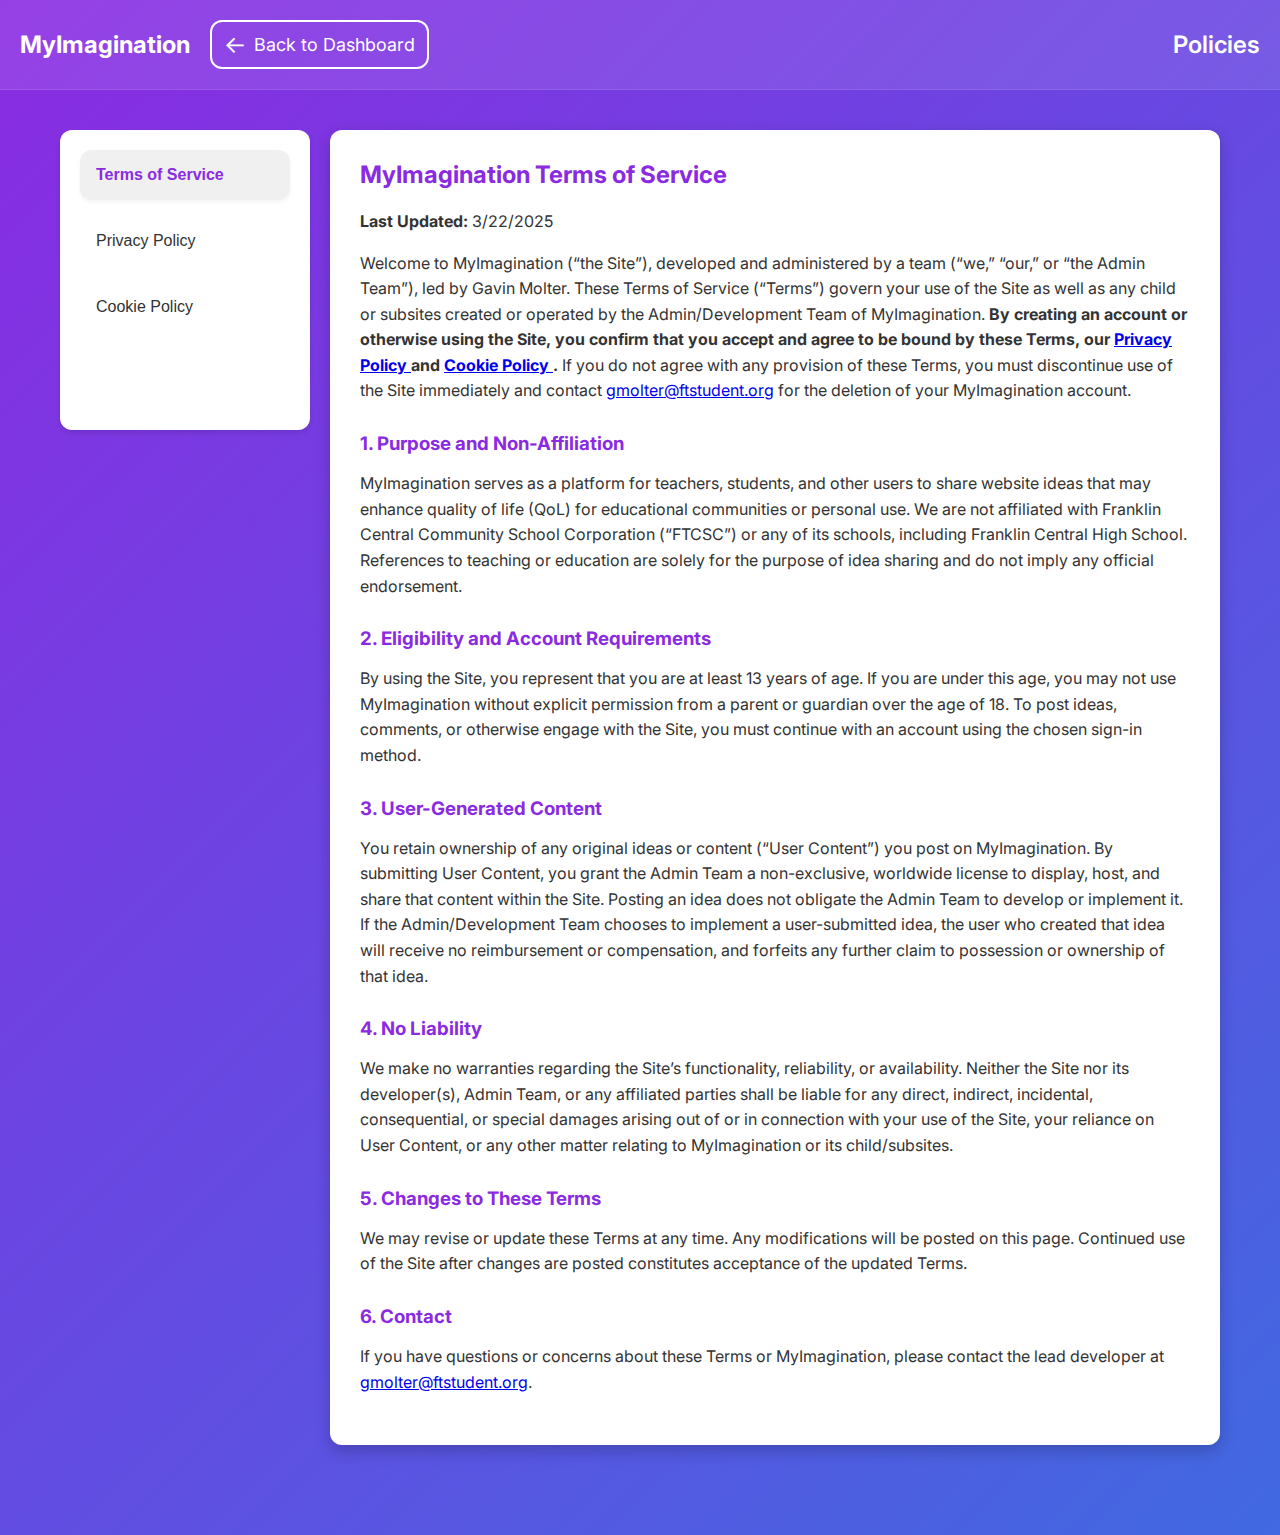
<file: policies/index.html>
<!DOCTYPE html>
<html lang="en">
  <head>
    <meta charset="UTF-8" />
    <meta name="viewport" content="width=device-width, initial-scale=1.0"/>
    <title>MyImagination - Policies</title>
    <link rel="icon" href="favicon.ico" type="image/x-icon" />
    <link rel="stylesheet" href="styles.css" />
  </head>
  <body>
    <header>
      <div class="header-left">
        <div class="logo">MyImagination</div>
        <div class="back-button">
          <a href="../">
            <span class="back-arrow">&larr;</span> Back to Dashboard
          </a>
        </div>
      </div>
      <!-- This will move below the MyImagination name/back button on mobile -->
      <div class="header-right">
        <h1>Policies</h1>
      </div>
    </header>

    <div class="policies-page">
      <!-- Left navbar: Terms, Privacy, Cookie -->
      <div class="left-navbar">
        <nav class="policies-tabs">
          <button class="tab active" data-policy="termsPanel">Terms of Service</button>
          <button class="tab" data-policy="privacyPanel">Privacy Policy</button>
          <button class="tab" data-policy="cookiePanel">Cookie Policy</button>
        </nav>
      </div>

      <div class="policy-content-card">
        <!-- TERMS OF SERVICE -->
        <div class="policy-panel" id="termsPanel">
          <h2 id="termsTitle" class="policy-title">MyImagination Terms of Service</h2>
          <p><strong>Last Updated:</strong> 3/22/2025</p>

          <p>
            Welcome to MyImagination (“the Site”), developed and administered by a
            team (“we,” “our,” or “the Admin Team”), led by Gavin Molter. These
            Terms of Service (“Terms”) govern your use of the Site as well as any
            child or subsites created or operated by the Admin/Development Team of
            MyImagination.
            <strong>
              By creating an account or otherwise using the Site, you confirm that
              you accept and agree to be bound by these Terms, our
              <a href="#privacyPanel" class="internal-link" data-target="privacyTitle">
                Privacy Policy
              </a>
              and
              <a href="#cookiePanel" class="internal-link" data-target="cookieTitle">
                Cookie Policy
              </a>.
            </strong>
            If you do not agree with any provision of these Terms, you must
            discontinue use of the Site immediately and contact
            <a href="mailto:gmolter@ftstudent.org">gmolter@ftstudent.org</a>
            for the deletion of your MyImagination account.
          </p>

          <h3>1. Purpose and Non-Affiliation</h3>
          <p>
            MyImagination serves as a platform for teachers, students, and other
            users to share website ideas that may enhance quality of life (QoL) for
            educational communities or personal use. We are not affiliated with
            Franklin Central Community School Corporation (“FTCSC”) or any of its
            schools, including Franklin Central High School. References to teaching
            or education are solely for the purpose of idea sharing and do not
            imply any official endorsement.
          </p>

          <h3>2. Eligibility and Account Requirements</h3>
          <p>
            By using the Site, you represent that you are at least 13 years of age.
            If you are under this age, you may not use MyImagination without
            explicit permission from a parent or guardian over the age of 18. To
            post ideas, comments, or otherwise engage with the Site, you must
            continue with an account using the chosen sign-in method.
          </p>

          <h3>3. User-Generated Content</h3>
          <p>
            You retain ownership of any original ideas or content (“User Content”)
            you post on MyImagination. By submitting User Content, you grant the
            Admin Team a non-exclusive, worldwide license to display, host, and
            share that content within the Site. Posting an idea does not obligate
            the Admin Team to develop or implement it. If the Admin/Development
            Team chooses to implement a user-submitted idea, the user who created
            that idea will receive no reimbursement or compensation, and forfeits
            any further claim to possession or ownership of that idea.
          </p>

          <h3>4. No Liability</h3>
          <p>
            We make no warranties regarding the Site’s functionality, reliability,
            or availability. Neither the Site nor its developer(s), Admin Team, or
            any affiliated parties shall be liable for any direct, indirect,
            incidental, consequential, or special damages arising out of or in
            connection with your use of the Site, your reliance on User Content, or
            any other matter relating to MyImagination or its child/subsites.
          </p>

          <h3>5. Changes to These Terms</h3>
          <p>
            We may revise or update these Terms at any time. Any modifications will
            be posted on this page. Continued use of the Site after changes are
            posted constitutes acceptance of the updated Terms.
          </p>

          <h3>6. Contact</h3>
          <p>
            If you have questions or concerns about these Terms or MyImagination,
            please contact the lead developer at
            <a href="mailto:gmolter@ftstudent.org">gmolter@ftstudent.org</a>.
          </p>
        </div>

        <!-- PRIVACY POLICY -->
        <div class="policy-panel" id="privacyPanel" style="display: none;">
          <h2 id="privacyTitle" class="policy-title">MyImagination Privacy Policy</h2>
          <p><strong>Effective Date:</strong> 3/22/2025</p>

          <p>
            This Privacy &amp; Cookie Policy (“Policy”) explains how MyImagination
            (“the Site”) collects, uses, and protects user data. By accessing or
            using the Site, you agree to the practices described in this Policy. If
            you do not agree, please discontinue use of the Site and contact
            <a href="mailto:gmolter@ftstudent.org">gmolter@ftstudent.org</a>
            to request account deletion.
          </p>

          <h3>1. Information Collected</h3>
          <p>
            MyImagination uses a third-party sign-in service for authentication.
            When you sign in, we collect the following basic profile information:
          </p>
          <ul>
            <li>Name</li>
            <li>Email Address</li>
          </ul>
          <p>
            We do not collect or store passwords; all password handling is managed
            by the third-party sign-in provider.
          </p>

          <h3>2. Use of Information</h3>
          <p>
            The collected information is used exclusively to authenticate your
            identity, display your details on forum content, maintain user access
            and session stability, and ensure account integrity. No data is used
            for advertising, analytics, or personalized marketing.
          </p>

          <h3>3. Cookies and Local Storage</h3>
          <p>
            MyImagination does not utilize traditional browser cookies or
            third-party trackers. We rely on local storage for essential
            non-sensitive login status data to keep you signed in between visits.
            For more details, see our
            <a
              href="#cookiePanel"
              class="internal-link"
              data-target="cookieTitle"
              >Cookie Policy</a
            >.
          </p>

          <h3>4. Data Sharing and Third Parties</h3>
          <p>
            MyImagination does not sell, rent, or share user data with third
            parties. No external tools or integrations are employed for analytics,
            advertising, or any other data-processing activities.
          </p>

          <h3>5. User Control and Data Access</h3>
          <p>
            You may request access to or deletion of your MyImagination account and
            associated personal data by contacting
            <a href="mailto:gmolter@ftstudent.org">gmolter@ftstudent.org</a>. Note
            that deleting your account does not automatically remove posts or
            comments you have made. To request removal of specific content, please
            complete the Post Deletion Request found on Page 2 of the MyImagination
            Issue Report Form,
            <a href="https://forms.gle/z9MtK3tS1TS1JhK4A" target="_blank">here</a>.
          </p>

          <h3>6. Unauthorized Access &amp; Third-Party Sign-In</h3>
          <p>
            Because MyImagination relies on a third-party sign-in service, any
            unauthorized access to your account or the consequences thereof are the
            responsibility of that third-party provider, not MyImagination.
          </p>

          <h3>7. Policy Updates</h3>
          <p>
            This Policy may be updated periodically to reflect platform changes or
            evolving requirements. Any updates will be posted on this page.
            Continued use of the Site after any Policy update constitutes
            acceptance of the revised terms.
          </p>

          <h3>8. Contact Information</h3>
          <p>
            If you have questions or requests regarding this Privacy Policy, please
            contact
            <a href="mailto:gmolter@ftstudent.org">gmolter@ftstudent.org</a>.
          </p>
        </div>

        <!-- COOKIE POLICY -->
        <div class="policy-panel" id="cookiePanel" style="display: none;">
          <h2 id="cookieTitle" class="policy-title">MyImagination Cookie Policy</h2>
          <p><strong>Effective Date:</strong> 3/22/2025</p>

          <p>
            MyImagination does not use traditional browser cookies or embed
            third-party trackers. Instead, we rely on local storage to support a
            seamless user experience. Only essential, non-sensitive login status
            data is stored locally, ensuring you remain signed in between visits.
          </p>

          <p>
            If you have any concerns about local storage or data handling, please
            review our
            <a
              href="#privacyPanel"
              class="internal-link"
              data-target="privacyTitle"
              >Privacy Policy</a
            >
            or contact the lead developer at
            <a href="mailto:gmolter@ftstudent.org">gmolter@ftstudent.org</a>.
          </p>

          <h3>Updates to This Cookie Policy</h3>
          <p>
            This Cookie Policy may be revised or updated at any time. Any
            modifications will be posted here. Continued use of MyImagination after
            such updates constitutes acceptance of the revised policy.
          </p>
        </div>
      </div>
    </div>

    <script src="main.js"></script>
  </body>
</html>
</file>
<file: policies/styles.css>
@import url('https://fonts.googleapis.com/css2?family=Inter:wght@400;500;600;700&display=swap');

:root {
  --primary-color: #8a2be2;
  --secondary-color: #4169e1;
  --text-color: #333;
  --card-background: #ffffff;
  --border-radius: 12px;
  --transition: all 0.3s ease;
}

/* Remove horizontal scrolling on all devices */
html, body {
  margin: 0;
  padding: 0;
  overflow-x: hidden; /* key to remove horizontal scroll */
}

body {
  font-family: 'Inter', sans-serif;
  background: linear-gradient(135deg, var(--primary-color), var(--secondary-color));
  color: var(--text-color);
  min-height: 100vh;
  padding-bottom: 50px;
}

header {
  background-color: rgba(255, 255, 255, 0.1);
  padding: 20px;
  display: flex;
  justify-content: space-between;
  align-items: center;
  border-bottom: 1px solid rgba(255, 255, 255, 0.1);
  width: 100%;
  box-sizing: border-box;
}

.header-left {
  display: flex;
  align-items: center;
  gap: 20px;
}

.logo {
  font-size: 24px;
  font-weight: bold;
  color: #fff;
}

.header-right h1 {
  font-size: 24px;
  font-weight: 600;
  color: #fff;
  margin: 0; /* remove default margin */
}

.back-button a {
  color: #fff;
  text-decoration: none;
  font-size: 18px;
  display: inline-flex;
  align-items: center;
  border: 2px solid #fff;
  padding: 8px 12px;
  border-radius: var(--border-radius);
  transition: var(--transition);
}

.back-button a:hover {
  background-color: rgba(255, 255, 255, 0.1);
}

.back-arrow {
  font-size: 24px;
  margin-right: 8px;
}

/* Main layout: left navbar + right content */
.policies-page {
  display: flex;
  max-width: 1200px;
  margin: 40px auto;
  padding: 0 20px;
  box-sizing: border-box;
  gap: 20px;
  width: 100%;
}

.left-navbar {
  width: 250px;
  height: 300px;
  background: #fff;
  border-radius: var(--border-radius);
  box-shadow: 0 3px 5px rgba(0,0,0,0.1);
  padding: 20px;
  box-sizing: border-box;
}

.policies-tabs {
  display: flex;
  flex-direction: column;
  gap: 16px;
}

.tab {
  padding: 16px;
  border: none;
  background: none;
  text-align: left;
  cursor: pointer;
  font-size: 16px;
  color: var(--text-color);
  transition: var(--transition);
  border-radius: var(--border-radius);
  font-weight: 500;
}

.tab:hover {
  background: rgba(0, 0, 0, 0.05);
}

.tab.active {
  background: #f0f0f0;
  font-weight: 600;
  color: var(--primary-color);
  box-shadow: 0 2px 4px rgba(0, 0, 0, 0.05);
}

.policy-content-card {
  flex: 1;
  background: var(--card-background);
  border-radius: var(--border-radius);
  padding: 30px;
  box-shadow: 0 6px 16px rgba(0, 0, 0, 0.2);
  box-sizing: border-box;
  max-width: 100%; /* ensure no overflow on mobile */
}

.policy-panel {
  margin-bottom: 20px;
}

.policy-title {
  margin-top: 0;
  color: var(--primary-color);
}

.policy-panel h3 {
  margin-top: 1.5em;
  margin-bottom: 0.5em;
  color: var(--primary-color);
  position: relative;
}

.policy-panel p {
  line-height: 1.6;
  margin-bottom: 1em;
}

.policy-panel ul {
  margin-left: 1.5em;
  margin-bottom: 1em;
}

/* Highlight effect for cross-referenced sections */
.highlighted-section {
  background-color: #ffe6ff;
  transition: background-color 1s ease;
}

/* --- MOBILE RESPONSIVE --- */
@media (max-width: 768px) {
  /* Reflow the header so Policies is under MyImagination on mobile */
  header {
    flex-wrap: wrap;
    flex-direction: column;
    align-items: flex-start;
  }

  .header-left,
  .header-right {
    width: 100%;
  }

  .header-right {
    margin-top: 10px; /* space below the name/back button row */
  }

  /* Layout stacks vertically */
  .policies-page {
    flex-direction: column;
    margin: 20px auto;
    max-width: 95%; /* helps avoid horizontal scroll on narrower phones */
  }

  .left-navbar {
    width: 100%;
    height: auto; /* remove fixed height on mobile */
    margin-bottom: 20px;
  }

  .policy-content-card {
    width: 100%;
    padding: 20px;
  }

  .tab {
    font-size: 14px; /* slightly smaller text on mobile */
  }
}
</file>
